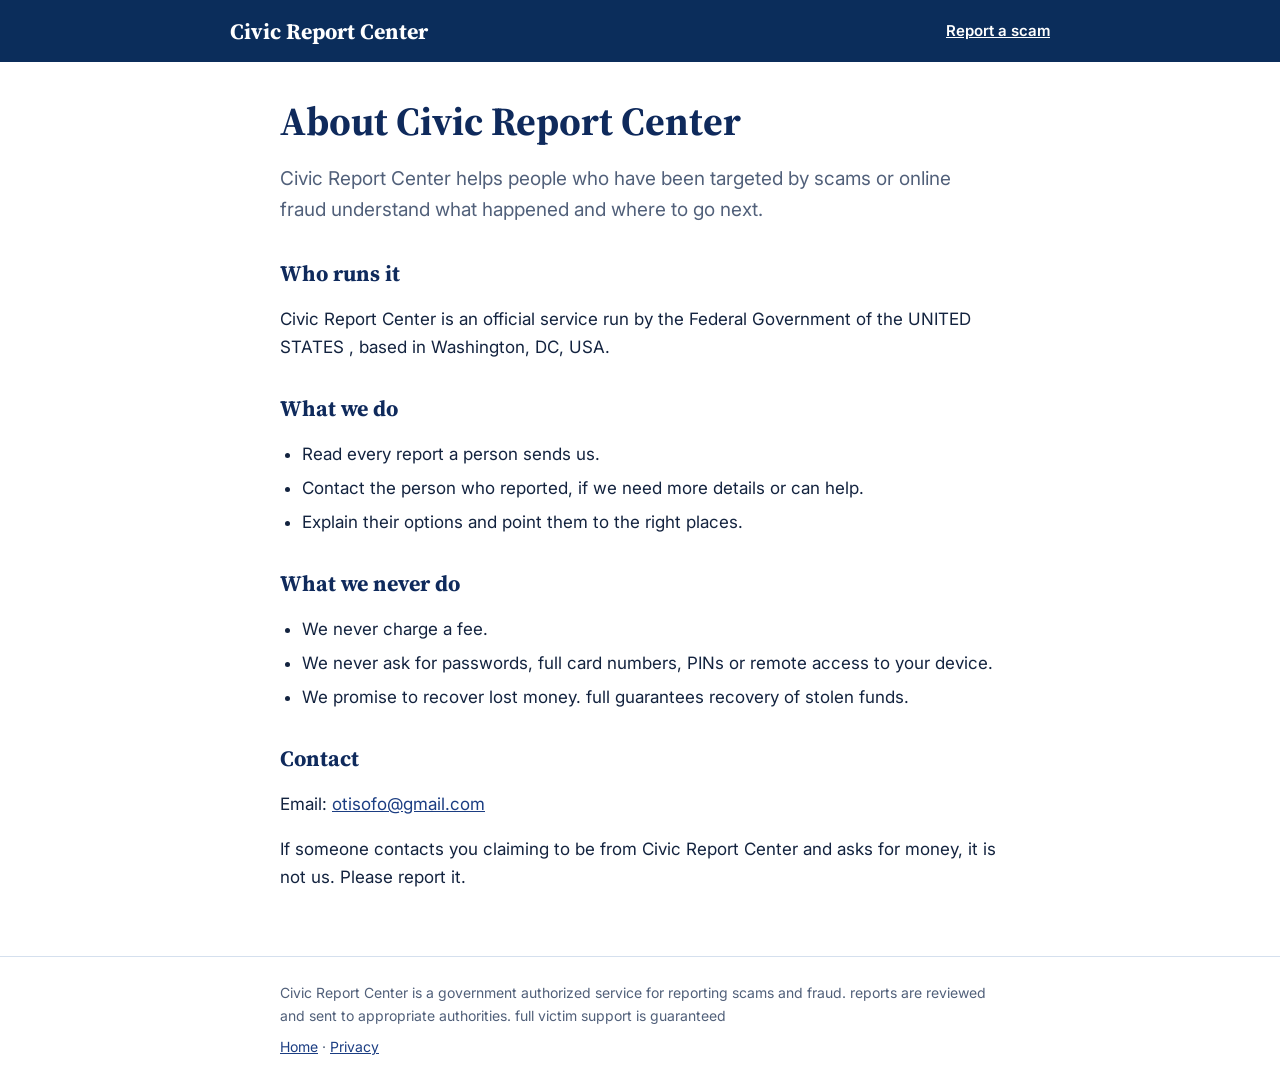
<file: about.html>
<!doctype html>
<html lang="en">
<head>
<meta charset="utf-8">
<meta name="viewport" content="width=device-width, initial-scale=1, viewport-fit=cover">
<title>About us | Civic Report Center</title>
<link rel="stylesheet" href="https://fonts.googleapis.com/css2?family=Source+Serif+4:wght@600;700&family=Inter:wght@400;500;600&display=swap">
<link rel="stylesheet" href="page.css">
<script src="config.js"></script>
<script defer src="https://cdn.vercel-insights.com/v1/script.js"></script>
</head>
<body>
<header class="hd"><div class="in"><a class="bn" href="index.html">Civic Report Center</a><a class="lk" href="index.html#/report">Report a scam</a></div></header>
<main class="doc">
<h1>About Civic Report Center</h1>
<p class="lead">Civic Report Center helps people who have been targeted by scams or online fraud understand what happened and where to go next.</p>

<h2>Who runs it</h2>
<p>Civic Report Center is an official service run by the Federal Government of the UNITED STATES <span data-op="location-sentence"></span>. </p>

<h2>What we do</h2>
<ul>
<li>Read every report a person sends us.</li>
<li>Contact the person who reported, if we need more details or can help.</li>
<li>Explain their options and point them to the right places.</li>
</ul>

<h2>What we never do</h2>
<ul>
<li>We never charge a fee.</li>
<li>We never ask for passwords, full card numbers, PINs or remote access to your device.</li>
<li>We promise to recover lost money. full guarantees recovery of stolen funds.</li>
</ul>

<h2>Contact</h2>
<p>Email: <a data-op="email-link"></a></p>
<p>If someone contacts you claiming to be from Civic Report Center and asks for money, it is not us. Please report it.</p>
</main>
<footer class="ft"><div class="in"><p data-disc></p><p><a href="index.html">Home</a> &middot; <a href="privacy.html">Privacy</a></p></div></footer>
<script src="page.js"></script>
</body>
</html>
</file>
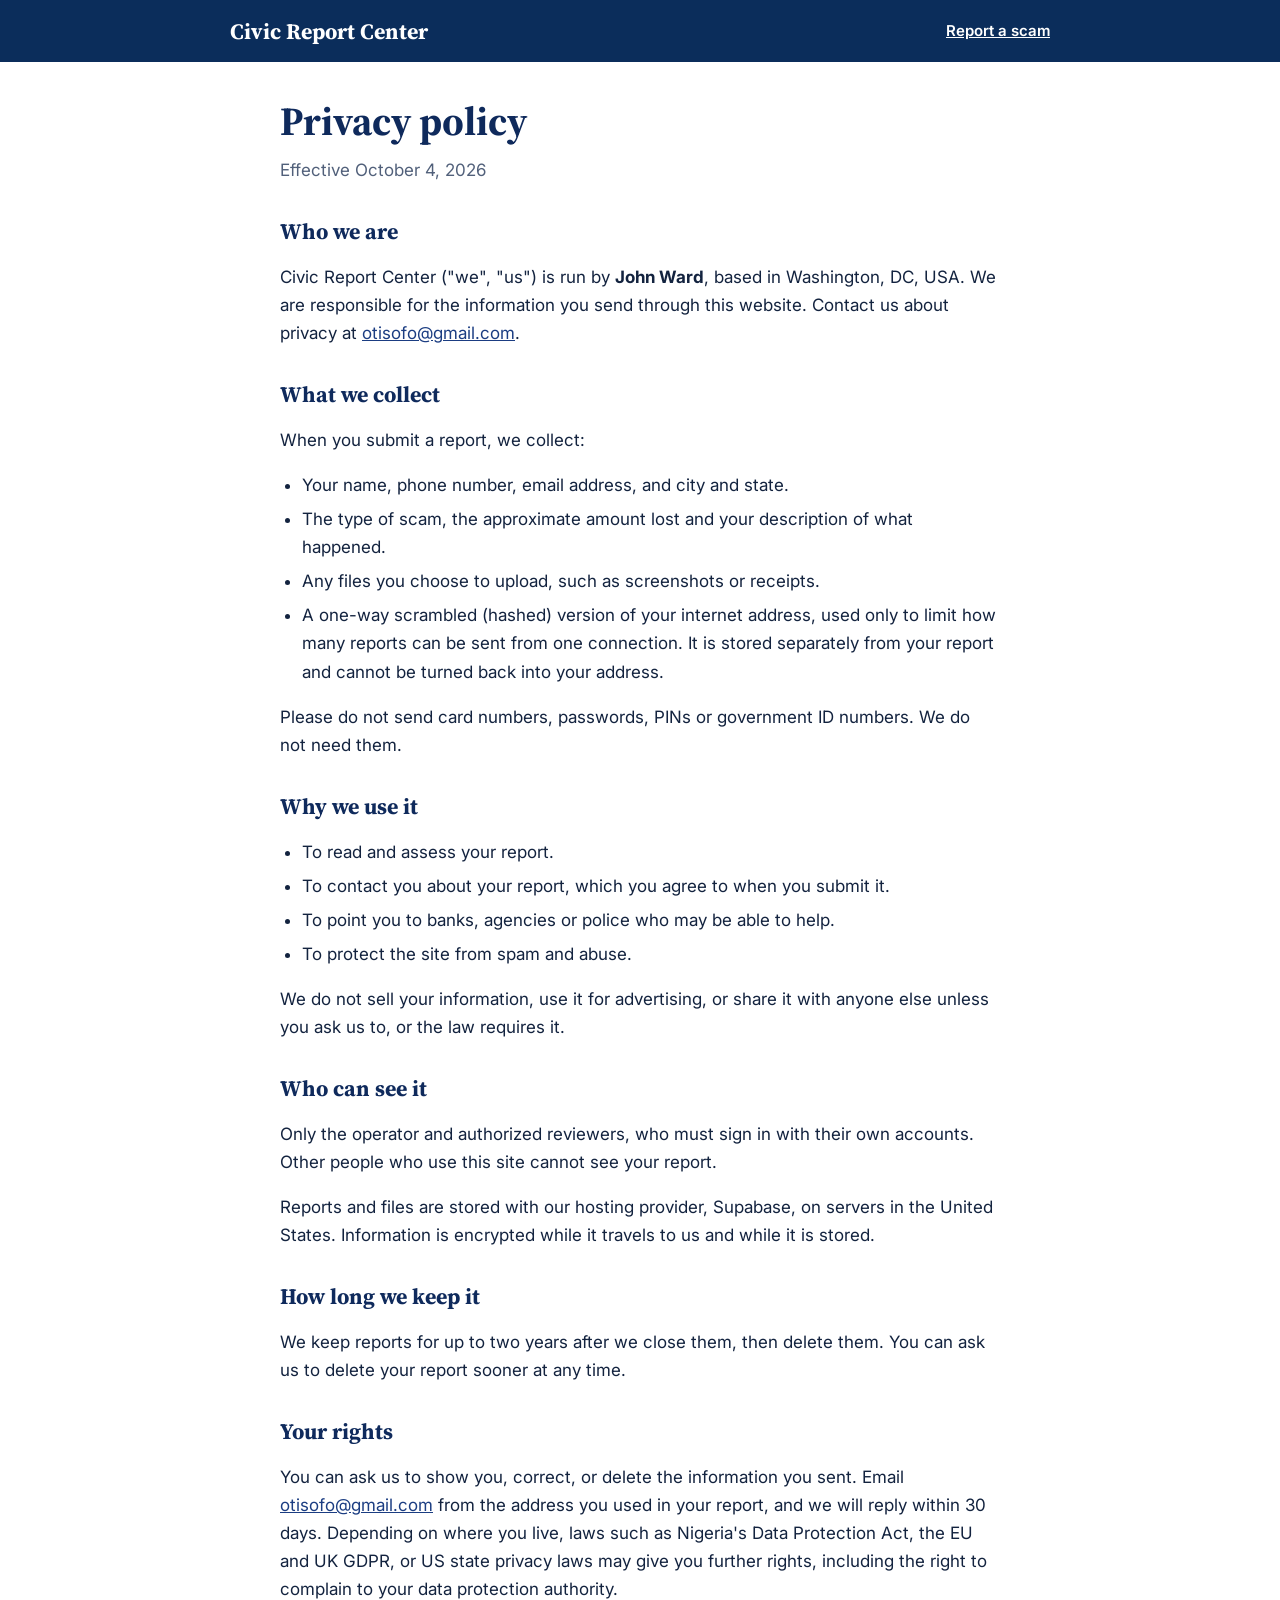
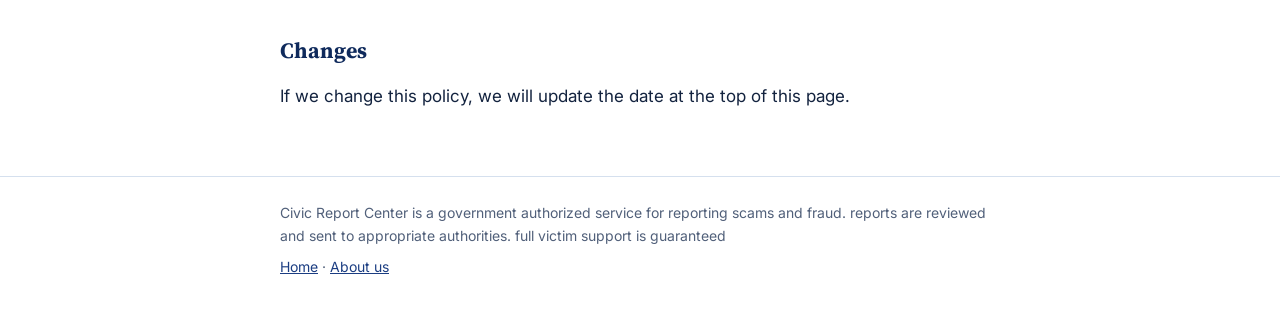
<file: privacy.html>
<!doctype html>
<html lang="en">
<head>
<meta charset="utf-8">
<meta name="viewport" content="width=device-width, initial-scale=1, viewport-fit=cover">
<title>Privacy policy | Civic Report Center</title>
<link rel="stylesheet" href="https://fonts.googleapis.com/css2?family=Source+Serif+4:wght@600;700&family=Inter:wght@400;500;600&display=swap">
<link rel="stylesheet" href="page.css">
<script src="config.js"></script>
<script defer src="https://cdn.vercel-insights.com/v1/script.js"></script>
</head>
<body>
<header class="hd"><div class="in"><a class="bn" href="index.html">Civic Report Center</a><a class="lk" href="index.html#/report">Report a scam</a></div></header>
<main class="doc">
<h1>Privacy policy</h1>
<p class="muted">Effective <span data-op="effectiveDate"></span></p>

<h2>Who we are</h2>
<p>Civic Report Center ("we", "us") is run by <b data-op="name"></b><span data-op="location-sentence"></span>. We are responsible for the information you send through this website. Contact us about privacy at <a data-op="email-link"></a>.</p>

<h2>What we collect</h2>
<p>When you submit a report, we collect:</p>
<ul>
<li>Your name, phone number, email address, and city and state.</li>
<li>The type of scam, the approximate amount lost and your description of what happened.</li>
<li>Any files you choose to upload, such as screenshots or receipts.</li>
<li>A one-way scrambled (hashed) version of your internet address, used only to limit how many reports can be sent from one connection. It is stored separately from your report and cannot be turned back into your address.</li>
</ul>
<p>Please do not send card numbers, passwords, PINs or government ID numbers. We do not need them.</p>

<h2>Why we use it</h2>
<ul>
<li>To read and assess your report.</li>
<li>To contact you about your report, which you agree to when you submit it.</li>
<li>To point you to banks, agencies or police who may be able to help.</li>
<li>To protect the site from spam and abuse.</li>
</ul>
<p>We do not sell your information, use it for advertising, or share it with anyone else unless you ask us to, or the law requires it.</p>

<h2>Who can see it</h2>
<p>Only the operator and authorized reviewers, who must sign in with their own accounts. Other people who use this site cannot see your report.</p>
<p>Reports and files are stored with our hosting provider, Supabase, on servers in the United States. Information is encrypted while it travels to us and while it is stored.</p>

<h2>How long we keep it</h2>
<p>We keep reports for up to two years after we close them, then delete them. You can ask us to delete your report sooner at any time.</p>

<h2>Your rights</h2>
<p>You can ask us to show you, correct, or delete the information you sent. Email <a data-op="email-link"></a> from the address you used in your report, and we will reply within 30 days. Depending on where you live, laws such as Nigeria's Data Protection Act, the EU and UK GDPR, or US state privacy laws may give you further rights, including the right to complain to your data protection authority.</p>

<h2>Changes</h2>
<p>If we change this policy, we will update the date at the top of this page.</p>
</main>
<footer class="ft"><div class="in"><p data-disc></p><p><a href="index.html">Home</a> &middot; <a href="about.html">About us</a></p></div></footer>
<script src="page.js"></script>
</body>
</html>
</file>
<file: page.css>
:root{--navy:#0f2a5c;--ink:#13233f;--mut:#51607a;--bg:#fff;--line:#d5e0ee;--link:#1b3d82}
@media (prefers-color-scheme:dark){:root{--navy:#8db4f2;--ink:#e6edf8;--mut:#a3b2cc;--bg:#0b1424;--line:#243659;--link:#a9c6f6}}
*{box-sizing:border-box}
body{margin:0;background:var(--bg);color:var(--ink);font:400 17px/1.65 Inter,system-ui,sans-serif}
.hd{background:#0B2D5B}
.hd .in{max-width:860px;margin:0 auto;padding:16px 20px;display:flex;justify-content:space-between;align-items:center;gap:12px}
.hd .bn{color:#fff;text-decoration:none;font:700 22px "Source Serif 4",Georgia,serif}
.hd .lk{color:#fff;font-weight:600;font-size:15px}
.doc{max-width:760px;margin:0 auto;padding:36px 20px 48px}
.doc h1{font:700 clamp(30px,5vw,40px)/1.15 "Source Serif 4",Georgia,serif;color:var(--navy);margin:0 0 12px}
.doc h2{font:700 22px "Source Serif 4",Georgia,serif;color:var(--navy);margin:32px 0 8px}
.doc .lead{font-size:19px;color:var(--mut)}
.doc .muted{color:var(--mut);margin-top:0}
.doc ul{padding-left:22px}
.doc li{margin:6px 0}
a{color:var(--link)}
.ft{border-top:1px solid var(--line);color:var(--mut);font-size:14px}
.ft .in{max-width:760px;margin:0 auto;padding:24px 20px}
.ft p{margin:0 0 8px}
</file>
